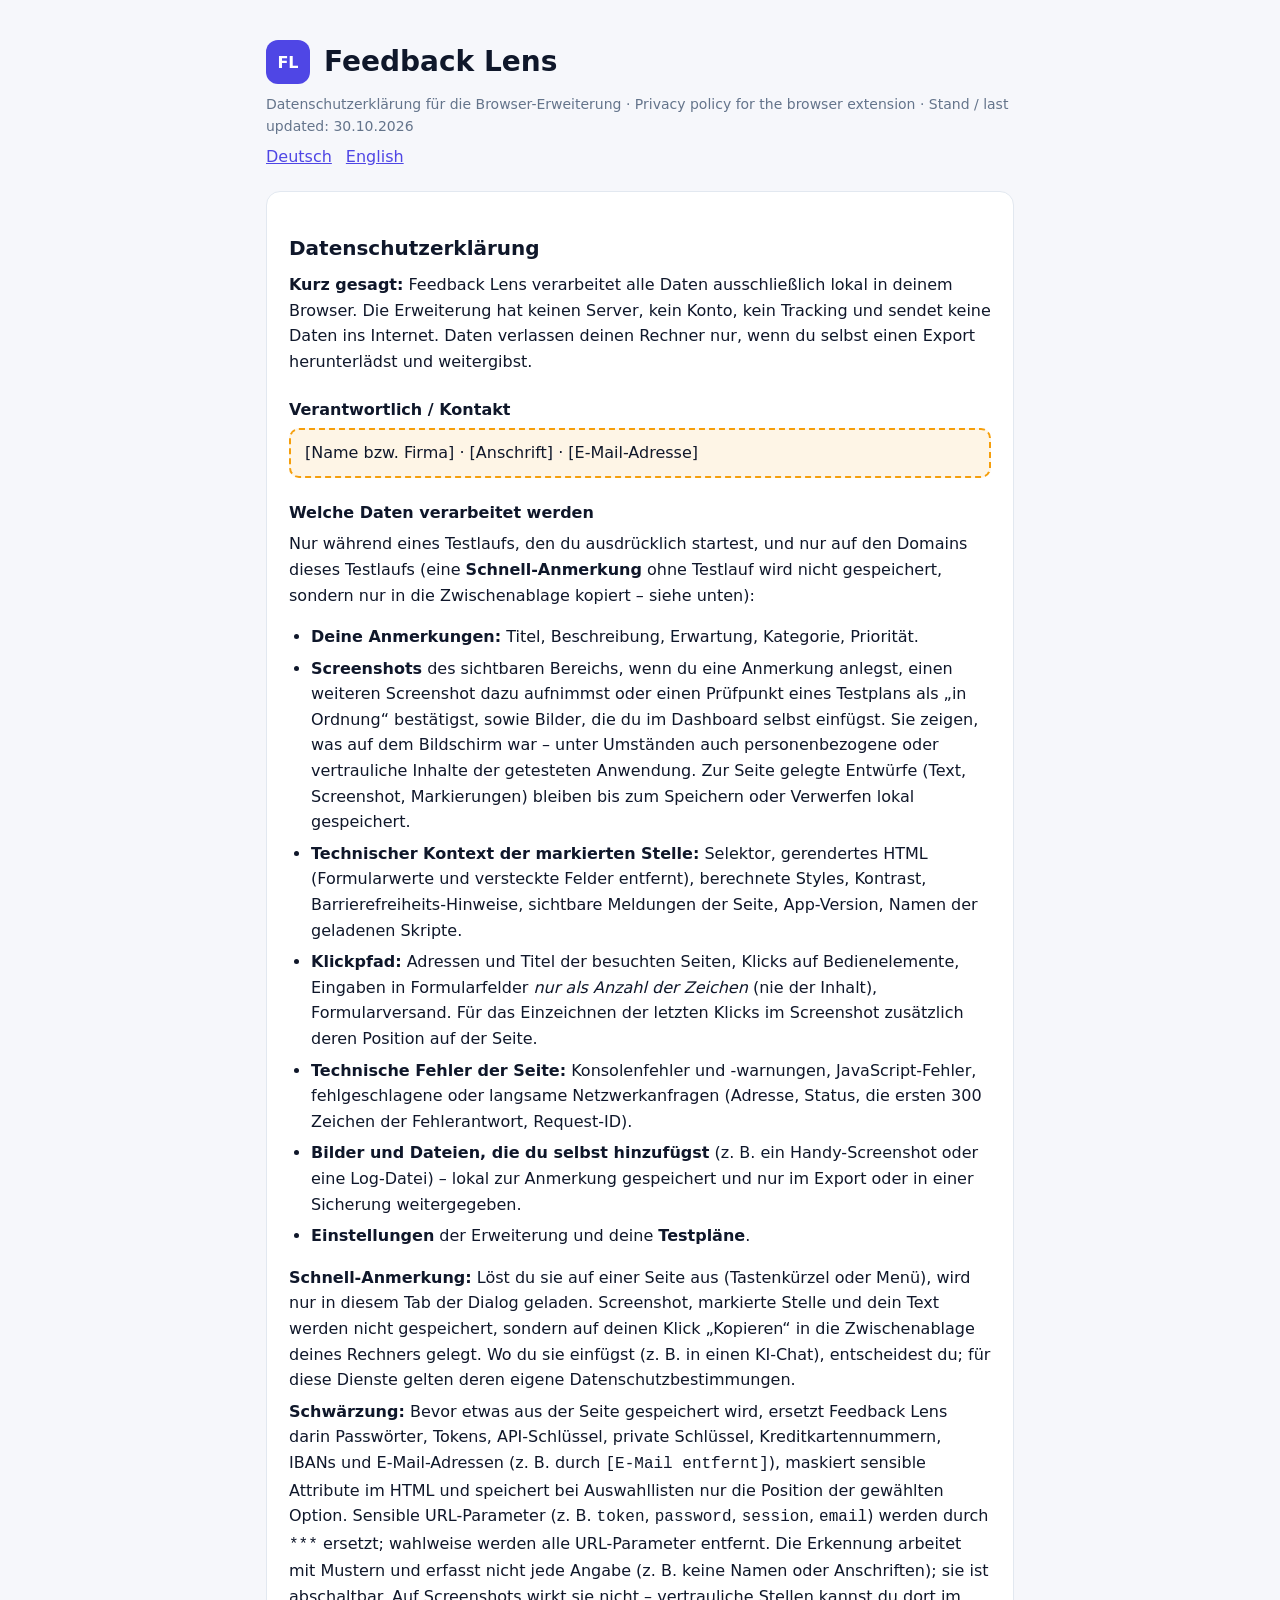
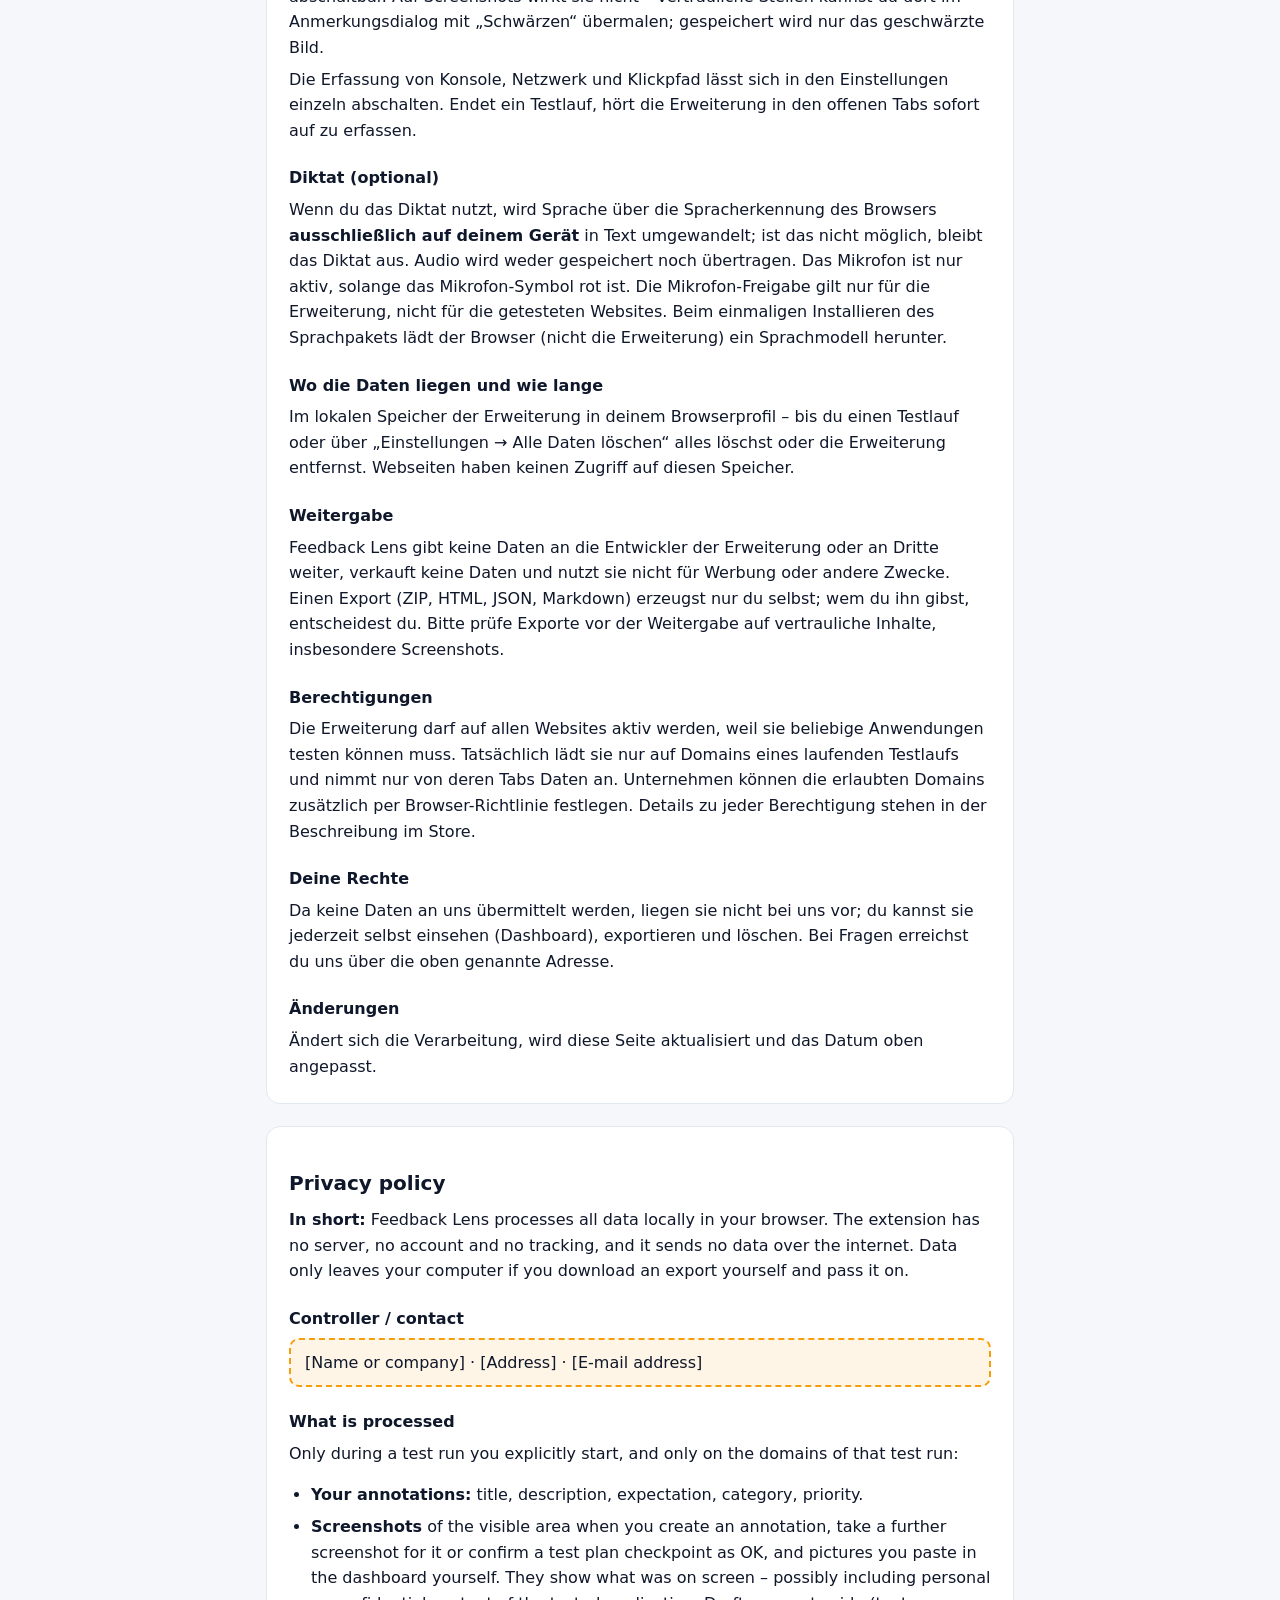
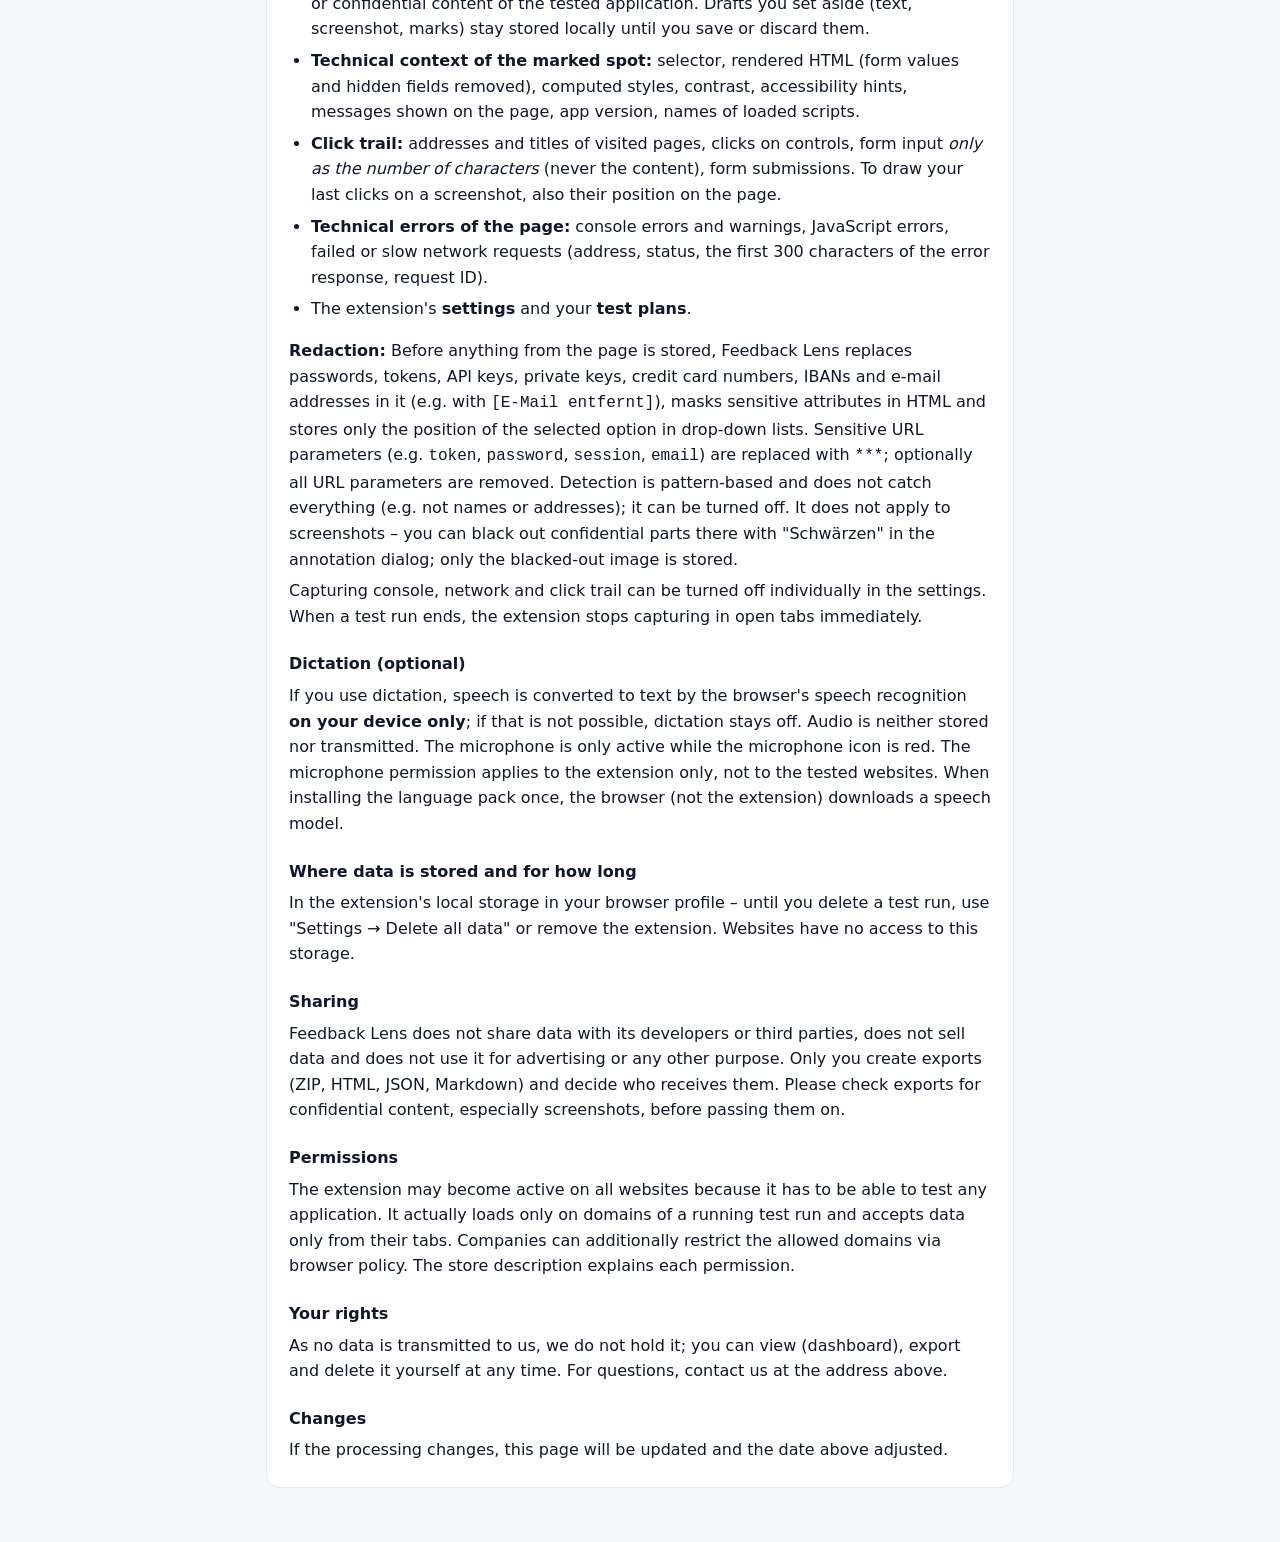
<file: store/datenschutz.html>
<!doctype html>
<html lang="de">
<head>
  <meta charset="utf-8">
  <meta name="viewport" content="width=device-width, initial-scale=1">
  <title>Feedback Lens – Datenschutz / Privacy</title>
  <style>
    :root { color-scheme: light dark; --bg: #f6f7fb; --card: #fff; --text: #0f172a; --muted: #64748b; --border: #e2e8f0; --accent: #4f46e5; }
    @media (prefers-color-scheme: dark) { :root { --bg: #0b1020; --card: #121933; --text: #e2e8f0; --muted: #94a3b8; --border: #26304f; --accent: #818cf8; } }
    * { box-sizing: border-box; }
    body { margin: 0; background: var(--bg); color: var(--text); font: 16px/1.6 system-ui, -apple-system, "Segoe UI", Roboto, sans-serif; }
    main { max-width: 780px; margin: 0 auto; padding: 40px 16px 64px; }
    header { display: flex; align-items: center; gap: 14px; margin-bottom: 8px; }
    header .logo { width: 44px; height: 44px; border-radius: 12px; background: var(--accent); display: grid; place-items: center; color: #fff; font-weight: 800; }
    h1 { font-size: 28px; margin: 0; }
    h2 { font-size: 20px; margin: 34px 0 8px; }
    h3 { font-size: 16px; margin: 22px 0 6px; }
    p, li { margin: 6px 0; }
    ul { padding-left: 22px; }
    .card { background: var(--card); border: 1px solid var(--border); border-radius: 14px; padding: 6px 22px 18px; margin-top: 22px; }
    .meta { color: var(--muted); font-size: 14px; }
    .todo { border: 2px dashed #f59e0b; border-radius: 10px; padding: 10px 14px; background: color-mix(in srgb, #f59e0b 10%, transparent); }
    nav a { color: var(--accent); margin-right: 14px; }
  </style>
</head>
<body>
<main>
  <header><div class="logo" aria-hidden="true">FL</div><h1>Feedback Lens</h1></header>
  <p class="meta">Datenschutzerklärung für die Browser-Erweiterung · Privacy policy for the browser extension · Stand / last updated: 30.10.2026</p>
  <nav><a href="#de">Deutsch</a><a href="#en">English</a></nav>

  <section class="card" id="de" lang="de">
    <h2>Datenschutzerklärung</h2>
    <p><strong>Kurz gesagt:</strong> Feedback Lens verarbeitet alle Daten ausschließlich lokal in deinem Browser. Die Erweiterung hat keinen Server, kein Konto, kein Tracking und sendet keine Daten ins Internet. Daten verlassen deinen Rechner nur, wenn du selbst einen Export herunterlädst und weitergibst.</p>

    <h3>Verantwortlich / Kontakt</h3>
    <div class="todo">[Name bzw. Firma] · [Anschrift] · [E-Mail-Adresse]</div>

    <h3>Welche Daten verarbeitet werden</h3>
    <p>Nur während eines Testlaufs, den du ausdrücklich startest, und nur auf den Domains dieses Testlaufs (eine <strong>Schnell-Anmerkung</strong> ohne Testlauf wird nicht gespeichert, sondern nur in die Zwischenablage kopiert – siehe unten):</p>
    <ul>
      <li><strong>Deine Anmerkungen:</strong> Titel, Beschreibung, Erwartung, Kategorie, Priorität.</li>
      <li><strong>Screenshots</strong> des sichtbaren Bereichs, wenn du eine Anmerkung anlegst, einen weiteren Screenshot dazu aufnimmst oder einen Prüfpunkt eines Testplans als „in Ordnung“ bestätigst, sowie Bilder, die du im Dashboard selbst einfügst. Sie zeigen, was auf dem Bildschirm war – unter Umständen auch personenbezogene oder vertrauliche Inhalte der getesteten Anwendung. Zur Seite gelegte Entwürfe (Text, Screenshot, Markierungen) bleiben bis zum Speichern oder Verwerfen lokal gespeichert.</li>
      <li><strong>Technischer Kontext der markierten Stelle:</strong> Selektor, gerendertes HTML (Formularwerte und versteckte Felder entfernt), berechnete Styles, Kontrast, Barrierefreiheits-Hinweise, sichtbare Meldungen der Seite, App-Version, Namen der geladenen Skripte.</li>
      <li><strong>Klickpfad:</strong> Adressen und Titel der besuchten Seiten, Klicks auf Bedienelemente, Eingaben in Formularfelder <em>nur als Anzahl der Zeichen</em> (nie der Inhalt), Formularversand. Für das Einzeichnen der letzten Klicks im Screenshot zusätzlich deren Position auf der Seite.</li>
      <li><strong>Technische Fehler der Seite:</strong> Konsolenfehler und -warnungen, JavaScript-Fehler, fehlgeschlagene oder langsame Netzwerkanfragen (Adresse, Status, die ersten 300 Zeichen der Fehlerantwort, Request-ID).</li>
      <li><strong>Bilder und Dateien, die du selbst hinzufügst</strong> (z. B. ein Handy-Screenshot oder eine Log-Datei) – lokal zur Anmerkung gespeichert und nur im Export oder in einer Sicherung weitergegeben.</li>
      <li><strong>Einstellungen</strong> der Erweiterung und deine <strong>Testpläne</strong>.</li>
    </ul>
    <p><strong>Schnell-Anmerkung:</strong> Löst du sie auf einer Seite aus (Tastenkürzel oder Menü), wird nur in diesem Tab der Dialog geladen. Screenshot, markierte Stelle und dein Text werden nicht gespeichert, sondern auf deinen Klick „Kopieren“ in die Zwischenablage deines Rechners gelegt. Wo du sie einfügst (z. B. in einen KI-Chat), entscheidest du; für diese Dienste gelten deren eigene Datenschutzbestimmungen.</p>
    <p><strong>Schwärzung:</strong> Bevor etwas aus der Seite gespeichert wird, ersetzt Feedback Lens darin Passwörter, Tokens, API-Schlüssel, private Schlüssel, Kreditkartennummern, IBANs und E-Mail-Adressen (z. B. durch <code>[E-Mail entfernt]</code>), maskiert sensible Attribute im HTML und speichert bei Auswahllisten nur die Position der gewählten Option. Sensible URL-Parameter (z. B. <code>token</code>, <code>password</code>, <code>session</code>, <code>email</code>) werden durch <code>***</code> ersetzt; wahlweise werden alle URL-Parameter entfernt. Die Erkennung arbeitet mit Mustern und erfasst nicht jede Angabe (z. B. keine Namen oder Anschriften); sie ist abschaltbar. Auf Screenshots wirkt sie nicht – vertrauliche Stellen kannst du dort im Anmerkungsdialog mit „Schwärzen“ übermalen; gespeichert wird nur das geschwärzte Bild.</p>
    <p>Die Erfassung von Konsole, Netzwerk und Klickpfad lässt sich in den Einstellungen einzeln abschalten. Endet ein Testlauf, hört die Erweiterung in den offenen Tabs sofort auf zu erfassen.</p>

    <h3>Diktat (optional)</h3>
    <p>Wenn du das Diktat nutzt, wird Sprache über die Spracherkennung des Browsers <strong>ausschließlich auf deinem Gerät</strong> in Text umgewandelt; ist das nicht möglich, bleibt das Diktat aus. Audio wird weder gespeichert noch übertragen. Das Mikrofon ist nur aktiv, solange das Mikrofon-Symbol rot ist. Die Mikrofon-Freigabe gilt nur für die Erweiterung, nicht für die getesteten Websites. Beim einmaligen Installieren des Sprachpakets lädt der Browser (nicht die Erweiterung) ein Sprachmodell herunter.</p>

    <h3>Wo die Daten liegen und wie lange</h3>
    <p>Im lokalen Speicher der Erweiterung in deinem Browserprofil – bis du einen Testlauf oder über „Einstellungen → Alle Daten löschen“ alles löschst oder die Erweiterung entfernst. Webseiten haben keinen Zugriff auf diesen Speicher.</p>

    <h3>Weitergabe</h3>
    <p>Feedback Lens gibt keine Daten an die Entwickler der Erweiterung oder an Dritte weiter, verkauft keine Daten und nutzt sie nicht für Werbung oder andere Zwecke. Einen Export (ZIP, HTML, JSON, Markdown) erzeugst nur du selbst; wem du ihn gibst, entscheidest du. Bitte prüfe Exporte vor der Weitergabe auf vertrauliche Inhalte, insbesondere Screenshots.</p>

    <h3>Berechtigungen</h3>
    <p>Die Erweiterung darf auf allen Websites aktiv werden, weil sie beliebige Anwendungen testen können muss. Tatsächlich lädt sie nur auf Domains eines laufenden Testlaufs und nimmt nur von deren Tabs Daten an. Unternehmen können die erlaubten Domains zusätzlich per Browser-Richtlinie festlegen. Details zu jeder Berechtigung stehen in der Beschreibung im Store.</p>

    <h3>Deine Rechte</h3>
    <p>Da keine Daten an uns übermittelt werden, liegen sie nicht bei uns vor; du kannst sie jederzeit selbst einsehen (Dashboard), exportieren und löschen. Bei Fragen erreichst du uns über die oben genannte Adresse.</p>

    <h3>Änderungen</h3>
    <p>Ändert sich die Verarbeitung, wird diese Seite aktualisiert und das Datum oben angepasst.</p>
  </section>

  <section class="card" id="en" lang="en">
    <h2>Privacy policy</h2>
    <p><strong>In short:</strong> Feedback Lens processes all data locally in your browser. The extension has no server, no account and no tracking, and it sends no data over the internet. Data only leaves your computer if you download an export yourself and pass it on.</p>

    <h3>Controller / contact</h3>
    <div class="todo">[Name or company] · [Address] · [E-mail address]</div>

    <h3>What is processed</h3>
    <p>Only during a test run you explicitly start, and only on the domains of that test run:</p>
    <ul>
      <li><strong>Your annotations:</strong> title, description, expectation, category, priority.</li>
      <li><strong>Screenshots</strong> of the visible area when you create an annotation, take a further screenshot for it or confirm a test plan checkpoint as OK, and pictures you paste in the dashboard yourself. They show what was on screen – possibly including personal or confidential content of the tested application. Drafts you set aside (text, screenshot, marks) stay stored locally until you save or discard them.</li>
      <li><strong>Technical context of the marked spot:</strong> selector, rendered HTML (form values and hidden fields removed), computed styles, contrast, accessibility hints, messages shown on the page, app version, names of loaded scripts.</li>
      <li><strong>Click trail:</strong> addresses and titles of visited pages, clicks on controls, form input <em>only as the number of characters</em> (never the content), form submissions. To draw your last clicks on a screenshot, also their position on the page.</li>
      <li><strong>Technical errors of the page:</strong> console errors and warnings, JavaScript errors, failed or slow network requests (address, status, the first 300 characters of the error response, request ID).</li>
      <li>The extension's <strong>settings</strong> and your <strong>test plans</strong>.</li>
    </ul>
    <p><strong>Redaction:</strong> Before anything from the page is stored, Feedback Lens replaces passwords, tokens, API keys, private keys, credit card numbers, IBANs and e-mail addresses in it (e.g. with <code>[E-Mail entfernt]</code>), masks sensitive attributes in HTML and stores only the position of the selected option in drop-down lists. Sensitive URL parameters (e.g. <code>token</code>, <code>password</code>, <code>session</code>, <code>email</code>) are replaced with <code>***</code>; optionally all URL parameters are removed. Detection is pattern-based and does not catch everything (e.g. not names or addresses); it can be turned off. It does not apply to screenshots – you can black out confidential parts there with "Schwärzen" in the annotation dialog; only the blacked-out image is stored.</p>
    <p>Capturing console, network and click trail can be turned off individually in the settings. When a test run ends, the extension stops capturing in open tabs immediately.</p>

    <h3>Dictation (optional)</h3>
    <p>If you use dictation, speech is converted to text by the browser's speech recognition <strong>on your device only</strong>; if that is not possible, dictation stays off. Audio is neither stored nor transmitted. The microphone is only active while the microphone icon is red. The microphone permission applies to the extension only, not to the tested websites. When installing the language pack once, the browser (not the extension) downloads a speech model.</p>

    <h3>Where data is stored and for how long</h3>
    <p>In the extension's local storage in your browser profile – until you delete a test run, use "Settings → Delete all data" or remove the extension. Websites have no access to this storage.</p>

    <h3>Sharing</h3>
    <p>Feedback Lens does not share data with its developers or third parties, does not sell data and does not use it for advertising or any other purpose. Only you create exports (ZIP, HTML, JSON, Markdown) and decide who receives them. Please check exports for confidential content, especially screenshots, before passing them on.</p>

    <h3>Permissions</h3>
    <p>The extension may become active on all websites because it has to be able to test any application. It actually loads only on domains of a running test run and accepts data only from their tabs. Companies can additionally restrict the allowed domains via browser policy. The store description explains each permission.</p>

    <h3>Your rights</h3>
    <p>As no data is transmitted to us, we do not hold it; you can view (dashboard), export and delete it yourself at any time. For questions, contact us at the address above.</p>

    <h3>Changes</h3>
    <p>If the processing changes, this page will be updated and the date above adjusted.</p>
  </section>
</main>
</body>
</html>
</file>
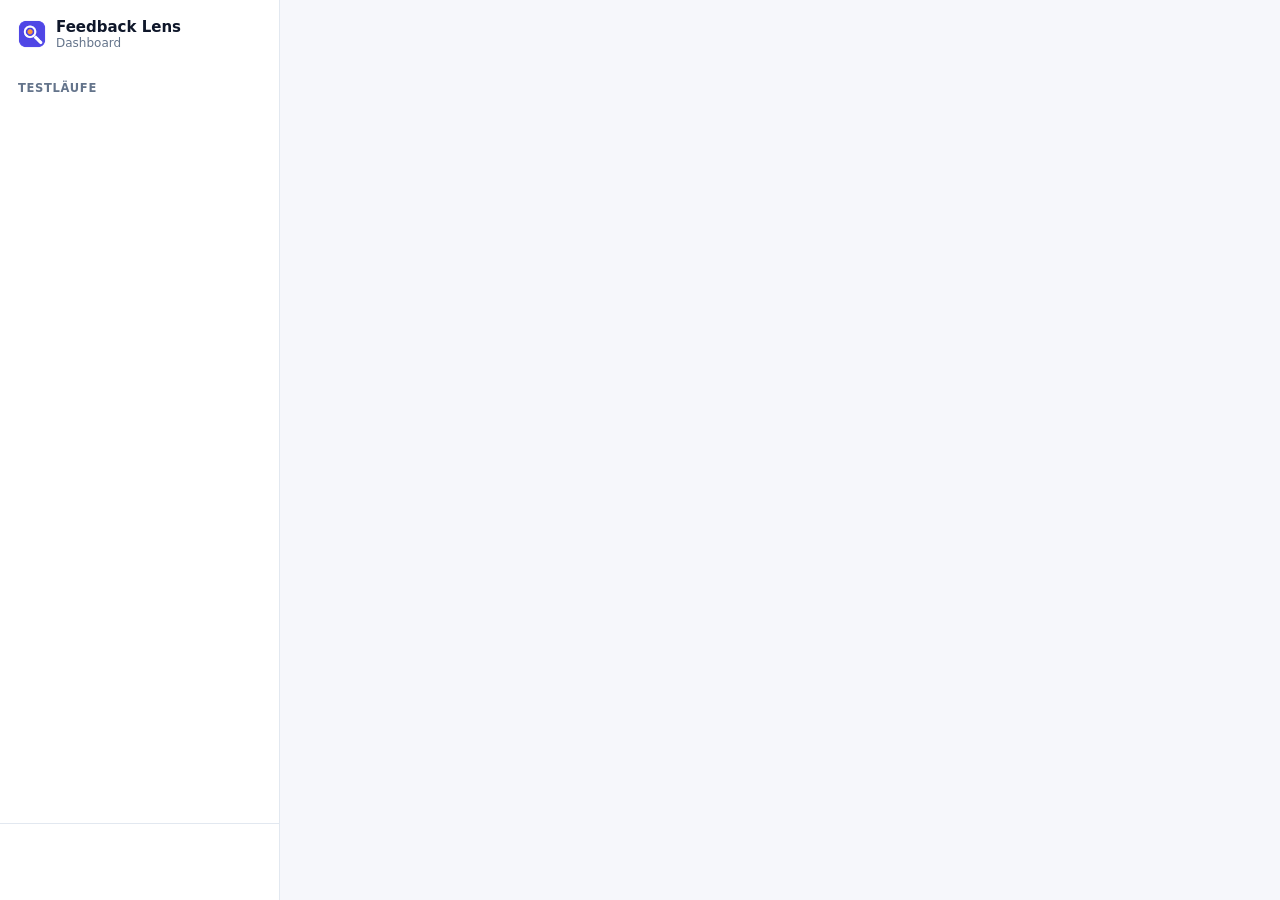
<file: extension/src/dashboard/dashboard.html>
<!doctype html>
<html lang="de">
<head>
  <meta charset="utf-8">
  <meta name="viewport" content="width=device-width, initial-scale=1">
  <title>Feedback Lens – Dashboard</title>
  <link rel="icon" href="../../icons/icon32.png">
  <link rel="stylesheet" href="../shared/ui.css">
  <link rel="stylesheet" href="dashboard.css">
</head>
<body>
  <div class="app">
    <aside class="sidebar" aria-label="Testläufe">
      <div class="brand">
        <img src="../../icons/icon48.png" alt="" width="28" height="28">
        <div><strong>Feedback Lens</strong><span>Dashboard</span></div>
      </div>
      <div class="side-head">
        <h2>Testläufe</h2>
        <button class="icon-btn" id="btn-import" type="button" title="Sicherung importieren (.json)" aria-label="Sicherung importieren"></button>
      </div>
      <nav id="session-list" class="session-list"></nav>
      <div class="side-foot">
        <button class="btn ghost block" id="btn-plans" type="button"></button>
        <button class="btn ghost block" id="btn-settings" type="button"></button>
        <div class="storage" id="storage-usage"></div>
      </div>
    </aside>
    <main id="main" class="main" tabindex="-1"></main>
  </div>

  <dialog id="modal" class="modal" aria-modal="true"></dialog>
  <div id="toast" class="toast" role="status" aria-live="polite"></div>
  <input type="file" id="import-file" accept="application/json,.json" hidden>
  <script src="../shared/marks.js"></script>
  <script type="module" src="dashboard.js"></script>
</body>
</html>
</file>
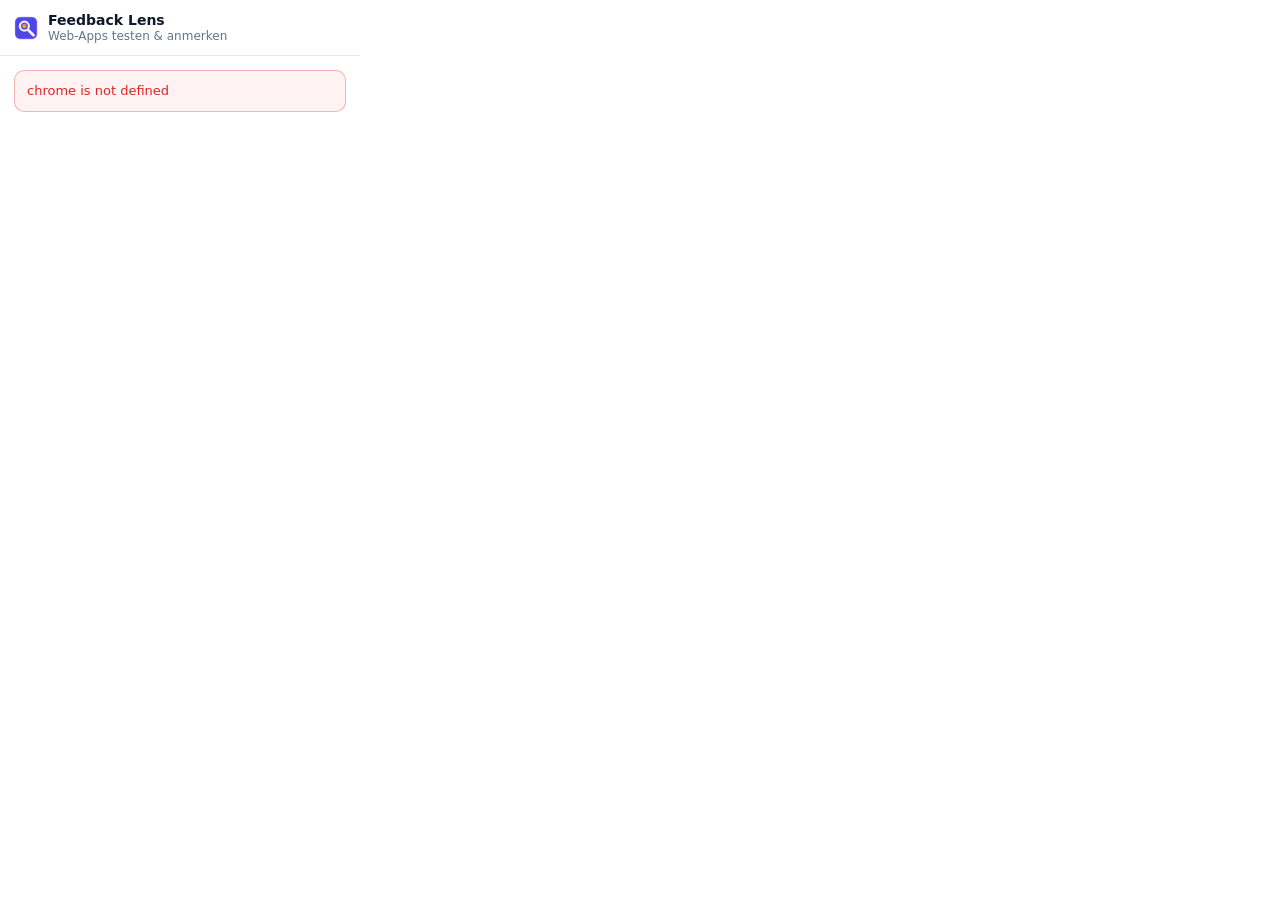
<file: extension/src/popup/popup.html>
<!doctype html>
<html lang="de">
<head>
  <meta charset="utf-8">
  <title>Feedback Lens</title>
  <link rel="stylesheet" href="../shared/ui.css">
  <link rel="stylesheet" href="popup.css">
</head>
<body>
  <header class="head">
    <img src="../../icons/icon32.png" alt="" width="24" height="24">
    <div>
      <strong>Feedback Lens</strong>
      <span>Web-Apps testen &amp; anmerken</span>
    </div>
  </header>
  <main id="app" aria-live="polite"><p class="muted pad">Lädt …</p></main>
  <script type="module" src="popup.js"></script>
</body>
</html>
</file>
<file: extension/src/shared/ui.css>
/* Shared design tokens and controls for the popup and the dashboard. */
:root {
  color-scheme: light dark;
  --bg: #f6f7fb;
  --surface: #ffffff;
  --surface-2: #f8fafc;
  --surface-3: #f1f5f9;
  --border: #e2e8f0;
  --border-strong: #cbd5e1;
  --text: #0f172a;
  --text-2: #334155;
  --muted: #64748b;
  --primary: #4f46e5;
  --primary-hover: #4338ca;
  --primary-soft: #eef2ff;
  --primary-text: #3730a3;
  --danger: #dc2626;
  --danger-soft: #fef2f2;
  --success: #16a34a;
  --success-soft: #f0fdf4;
  --warn: #b45309;
  --warn-soft: #fffbeb;
  --shadow-sm: 0 1px 2px rgba(15, 23, 42, .06), 0 1px 3px rgba(15, 23, 42, .08);
  --shadow-md: 0 8px 24px rgba(15, 23, 42, .10), 0 2px 6px rgba(15, 23, 42, .06);
  --shadow-lg: 0 24px 60px rgba(2, 6, 23, .28);
  --radius: 12px;
  --mono: ui-monospace, SFMono-Regular, Menlo, Consolas, "Liberation Mono", monospace;
}

@media (prefers-color-scheme: dark) {
  :root {
    --bg: #0b1020;
    --surface: #121a2c;
    --surface-2: #162036;
    --surface-3: #1c2740;
    --border: #26324d;
    --border-strong: #34425f;
    --text: #e6eaf2;
    --text-2: #c3cbdb;
    --muted: #8a96ad;
    --primary: #6366f1;
    --primary-hover: #818cf8;
    --primary-soft: #1e2350;
    --primary-text: #c7d2fe;
    --danger: #f87171;
    --danger-soft: #2a1416;
    --success: #4ade80;
    --success-soft: #0f2418;
    --warn: #fbbf24;
    --warn-soft: #2a2110;
    --shadow-sm: 0 1px 2px rgba(0, 0, 0, .4);
    --shadow-md: 0 8px 24px rgba(0, 0, 0, .45);
  }
}

* { box-sizing: border-box; }

html, body {
  margin: 0;
  background: var(--bg);
  color: var(--text);
  font: 14px/1.5 system-ui, -apple-system, "Segoe UI", Roboto, "Helvetica Neue", Arial, sans-serif;
  -webkit-font-smoothing: antialiased;
}

a { color: var(--primary); }
code, kbd, pre { font-family: var(--mono); }
kbd {
  font-size: 11px;
  font-weight: 600;
  padding: 1px 5px;
  border: 1px solid var(--border-strong);
  border-bottom-width: 2px;
  border-radius: 5px;
  background: var(--surface);
  color: var(--text-2);
}
/* ⇧ ⌥ ⌘ ⌃ are tiny or missing in most monospace fonts */
kbd.sym { font-family: system-ui, -apple-system, "Segoe UI", "Segoe UI Symbol", sans-serif; font-size: 1.15em; line-height: 1; }

.muted { color: var(--muted); }
.small { font-size: 12.5px; }
.hidden { display: none !important; }
.grow { flex: 1; }
.row { display: flex; align-items: center; gap: 8px; }
.stack { display: flex; flex-direction: column; gap: 8px; }

.btn {
  display: inline-flex;
  align-items: center;
  justify-content: center;
  gap: 7px;
  padding: 8px 14px;
  border-radius: 10px;
  border: 1px solid var(--border-strong);
  background: var(--surface);
  color: var(--text);
  font-family: inherit;
  font-weight: 600;
  font-size: 13px;
  line-height: 1.2;
  cursor: pointer;
  text-decoration: none;
  transition: background .12s, border-color .12s, box-shadow .12s;
  white-space: nowrap;
}
.btn:hover { background: var(--surface-3); }
.btn:focus-visible, .input:focus-visible, select:focus-visible, textarea:focus-visible { outline: 2px solid var(--primary); outline-offset: 2px; }
.btn.primary { background: var(--primary); border-color: var(--primary); color: #fff; }
.btn.primary:hover { background: var(--primary-hover); border-color: var(--primary-hover); }
.btn.danger { color: var(--danger); }
.btn.danger:hover { background: var(--danger-soft); border-color: var(--danger); }
.btn.ghost { border-color: transparent; background: transparent; color: var(--text-2); }
.btn.ghost:hover { background: var(--surface-3); }
.btn.sm { padding: 5px 10px; font-size: 12.5px; border-radius: 8px; }
.btn.block { width: 100%; }
.btn[disabled] { opacity: .55; cursor: not-allowed; }
.btn svg { flex: none; }

.icon-btn {
  display: inline-grid;
  place-items: center;
  width: 32px;
  height: 32px;
  border-radius: 8px;
  border: 0;
  background: transparent;
  color: var(--muted);
  cursor: pointer;
}
.icon-btn:hover { background: var(--surface-3); color: var(--text); }

.input, select, textarea {
  width: 100%;
  font: inherit;
  font-size: 13.5px;
  color: var(--text);
  background: var(--surface);
  border: 1px solid var(--border-strong);
  border-radius: 10px;
  padding: 8px 10px;
}
textarea { resize: vertical; min-height: 64px; line-height: 1.45; }
.input:focus, select:focus, textarea:focus { border-color: var(--primary); outline: none; box-shadow: 0 0 0 3px color-mix(in srgb, var(--primary) 22%, transparent); }
label.field { display: flex; flex-direction: column; gap: 5px; font-size: 12.5px; font-weight: 600; color: var(--text-2); }
label.field small { font-weight: 400; color: var(--muted); }

.badge {
  --c: var(--muted);
  display: inline-flex;
  align-items: center;
  gap: 5px;
  padding: 2px 9px;
  border-radius: 999px;
  font-size: 11.5px;
  font-weight: 600;
  white-space: nowrap;
  color: var(--c);
  background: color-mix(in srgb, var(--c) 13%, transparent);
}
.badge i { width: 7px; height: 7px; border-radius: 50%; background: var(--c); }

.card {
  background: var(--surface);
  border: 1px solid var(--border);
  border-radius: var(--radius);
  box-shadow: var(--shadow-sm);
}

.dot-live {
  width: 8px;
  height: 8px;
  border-radius: 50%;
  background: var(--success);
  box-shadow: 0 0 0 0 color-mix(in srgb, var(--success) 60%, transparent);
  animation: pulse 2s infinite;
  flex: none;
}
@keyframes pulse {
  0% { box-shadow: 0 0 0 0 color-mix(in srgb, var(--success) 55%, transparent); }
  70% { box-shadow: 0 0 0 7px transparent; }
  100% { box-shadow: 0 0 0 0 transparent; }
}

.notice {
  padding: 10px 12px;
  border-radius: 10px;
  font-size: 13px;
  background: var(--surface-3);
  color: var(--text-2);
  border: 1px solid var(--border);
}
.notice.warn { background: var(--warn-soft); color: var(--warn); border-color: color-mix(in srgb, var(--warn) 30%, transparent); }
.notice.error { background: var(--danger-soft); color: var(--danger); border-color: color-mix(in srgb, var(--danger) 30%, transparent); }
.notice.ok { background: var(--success-soft); color: var(--success); border-color: color-mix(in srgb, var(--success) 30%, transparent); }

.spinner {
  width: 14px;
  height: 14px;
  border: 2px solid color-mix(in srgb, currentColor 25%, transparent);
  border-top-color: currentColor;
  border-radius: 50%;
  animation: spin .7s linear infinite;
  flex: none;
}
@keyframes spin { to { transform: rotate(360deg); } }
</file>
<file: extension/src/dashboard/dashboard.css>
html, body { height: 100%; }
body { overflow: hidden; }

.app { display: grid; grid-template-columns: 280px 1fr; height: 100vh; }

/* ---------- sidebar ---------- */
.sidebar { display: flex; flex-direction: column; background: var(--surface); border-right: 1px solid var(--border); min-height: 0; }
.brand { display: flex; align-items: center; gap: 10px; padding: 18px 18px 14px; }
.brand div { display: flex; flex-direction: column; line-height: 1.2; }
.brand strong { font-size: 15px; }
.brand span { font-size: 12px; color: var(--muted); }
.side-head { display: flex; align-items: center; justify-content: space-between; padding: 8px 12px 4px 18px; }
.side-head h2 { margin: 0; font-size: 11.5px; letter-spacing: .06em; text-transform: uppercase; color: var(--muted); }
.session-list { flex: 1; overflow-y: auto; padding: 4px 10px 10px; display: flex; flex-direction: column; gap: 2px; }
.session-item { display: flex; flex-direction: column; gap: 2px; padding: 9px 10px; border-radius: 10px; border: 1px solid transparent; background: none; text-align: left; color: var(--text); cursor: pointer; font: inherit; width: 100%; }
.session-item:hover { background: var(--surface-2); }
.session-item.sel { background: var(--primary-soft); border-color: color-mix(in srgb, var(--primary) 30%, transparent); }
.session-item .name { display: flex; align-items: center; gap: 7px; font-weight: 600; font-size: 13.5px; min-width: 0; }
.session-item .name span { overflow: hidden; text-overflow: ellipsis; white-space: nowrap; }
.session-item .sub { font-size: 12px; color: var(--muted); padding-left: 0; }
.side-foot { border-top: 1px solid var(--border); padding: 10px 10px 12px; }
.side-foot .btn { justify-content: flex-start; }
.storage { font-size: 11.5px; color: var(--muted); padding: 6px 8px 0; }
.empty-side { color: var(--muted); font-size: 13px; padding: 10px 8px; }

/* ---------- main ---------- */
.main { overflow-y: auto; min-width: 0; outline: none; }
.page { max-width: 1180px; margin: 0 auto; padding: 26px 32px 80px; }

.s-head { display: flex; flex-wrap: wrap; align-items: flex-start; gap: 16px; margin-bottom: 18px; }
.s-title { flex: 1; min-width: 300px; }
.title-input { font-family: inherit; font-weight: 700; font-size: 24px; line-height: 1.25; color: var(--text); border: 1px solid transparent; background: transparent; padding: 2px 6px; margin-left: -7px; border-radius: 8px; width: 100%; }
.title-input:hover { border-color: var(--border); }
.title-input:focus { border-color: var(--primary); outline: none; background: var(--surface); }
.s-meta { display: flex; flex-wrap: wrap; align-items: center; gap: 6px 14px; color: var(--muted); font-size: 13px; margin-top: 4px; }
.s-meta .live { display: inline-flex; align-items: center; gap: 6px; color: var(--success); font-weight: 600; }
.s-actions { display: flex; flex-wrap: wrap; gap: 8px; align-items: center; }

.stats { display: grid; grid-template-columns: repeat(auto-fit, minmax(150px, 1fr)); gap: 12px; margin-bottom: 16px; }
.stat { padding: 12px 14px; }
.stat b { display: block; font-size: 22px; line-height: 1.2; }
.stat span { font-size: 12.5px; color: var(--muted); }
.stat .bar { display: flex; height: 6px; border-radius: 3px; overflow: hidden; margin-top: 8px; background: var(--surface-3); }
.stat .bar i { display: block; height: 100%; }

.context { padding: 12px 14px; margin-bottom: 18px; }
.context summary { cursor: pointer; font-weight: 600; font-size: 13.5px; display: flex; justify-content: space-between; align-items: center; list-style: none; }
.context summary::-webkit-details-marker { display: none; }
.context summary span { font-weight: 400; color: var(--muted); font-size: 12.5px; }
.context textarea { margin-top: 10px; min-height: 80px; }
.context .version { margin-top: 8px; display: flex; align-items: center; gap: 10px; font-size: 12.5px; color: var(--muted); }
.context .version .input { flex: 1; max-width: 420px; padding: 6px 10px; }
.context .origins { margin-top: 10px; display: flex; flex-wrap: wrap; align-items: center; gap: 6px; font-size: 12.5px; color: var(--muted); }
.origin-chip { display: inline-flex; align-items: center; gap: 4px; padding: 2px 4px 2px 9px; border-radius: 999px; background: var(--surface-3); color: var(--text-2); font-family: var(--mono); font-size: 12px; }
.origin-chip button { border: 0; background: none; color: var(--muted); cursor: pointer; padding: 0 3px; font-size: 14px; line-height: 1; }

.tabs { display: flex; gap: 2px; border-bottom: 1px solid var(--border); margin-bottom: 16px; overflow-x: auto; }
.tab { border: 0; background: none; font: inherit; font-weight: 600; font-size: 13.5px; color: var(--muted); padding: 10px 14px; border-bottom: 2px solid transparent; margin-bottom: -1px; cursor: pointer; white-space: nowrap; display: inline-flex; align-items: center; gap: 7px; }
.tab:hover { color: var(--text); }
.tab.sel { color: var(--primary); border-bottom-color: var(--primary); }
.tab .count { font-size: 11.5px; padding: 0 7px; border-radius: 999px; background: var(--surface-3); color: var(--text-2); }

.filters { display: flex; flex-wrap: wrap; gap: 8px; align-items: center; margin-bottom: 14px; }
.filters .search { position: relative; flex: 1; min-width: 200px; }
.filters .search svg { position: absolute; left: 10px; top: 50%; transform: translateY(-50%); color: var(--muted); }
.filters .search input { padding-left: 32px; }
.filters select { width: auto; min-width: 140px; padding: 7px 8px; font-size: 13px; }

/* ---------- annotation cards ---------- */
.ann-list { display: flex; flex-direction: column; gap: 14px; }
.ann { display: grid; grid-template-columns: 300px 1fr; gap: 18px; padding: 16px; transition: box-shadow .2s, border-color .2s; scroll-margin-top: 20px; }
.ann.flash { border-color: var(--primary); box-shadow: 0 0 0 4px color-mix(in srgb, var(--primary) 25%, transparent); }
.ann.done { opacity: .72; }
.ann-media { display: flex; flex-direction: column; gap: 6px; }
.thumb { display: block; width: 100%; aspect-ratio: 16 / 10; border: 1px solid var(--border); border-radius: 10px; overflow: hidden; background: var(--surface-3) center / contain no-repeat; cursor: zoom-in; padding: 0; position: relative; }
.thumb img { width: 100%; height: 100%; object-fit: contain; display: block; background: var(--surface-2); }
.thumb.empty { cursor: default; display: grid; place-items: center; color: var(--muted); font-size: 12.5px; aspect-ratio: auto; min-height: 56px; border-style: dashed; background: transparent; }
.media-meta { display: flex; justify-content: space-between; gap: 8px; font-size: 12px; color: var(--muted); }
.media-meta a { color: var(--muted); }
.ann-body { min-width: 0; display: flex; flex-direction: column; gap: 8px; }
.ann-top { display: flex; flex-wrap: wrap; align-items: center; gap: 8px; }
.ann-top .pick { display: inline-grid; place-items: center; cursor: pointer; }
.ann-top .pick input { width: 16px; height: 16px; margin: 0; accent-color: var(--primary); cursor: pointer; }
.pickbar { position: sticky; top: 8px; z-index: 5; display: flex; flex-wrap: wrap; align-items: center; gap: 10px; margin: 0 0 12px; padding: 10px 14px; border-radius: 12px; background: var(--surface); border: 1px solid var(--primary); box-shadow: var(--shadow-md); font-size: 13.5px; }
.pickbar[hidden] { display: none; }
.pickbar .grow { flex: 1; }
.num { font-weight: 800; font-size: 15px; color: var(--primary); min-width: 32px; }
.pill-select { position: relative; display: inline-flex; align-items: center; }
.pill-select select { appearance: none; -webkit-appearance: none; border-radius: 999px; padding: 3px 26px 3px 22px; font-size: 12.5px; font-weight: 600; width: auto; border: 1px solid color-mix(in srgb, var(--c) 35%, transparent); color: var(--c); background: color-mix(in srgb, var(--c) 10%, var(--surface)); cursor: pointer; }
.pill-select::before { content: ''; position: absolute; left: 10px; width: 7px; height: 7px; border-radius: 50%; background: var(--c); pointer-events: none; }
.pill-select::after { content: '▾'; position: absolute; right: 10px; font-size: 10px; color: var(--c); pointer-events: none; }
.ann-tools { margin-left: auto; display: inline-flex; align-items: center; gap: 4px; }
.ann-tools .when { font-size: 12px; color: var(--muted); margin-right: 4px; white-space: nowrap; }
.ann-body { container-type: inline-size; }
@container (max-width: 660px) { .ann-tools .when { display: none; } }
.ann-title { font-family: inherit; font-weight: 650; font-size: 16px; line-height: 1.35; color: var(--text); border: 1px solid transparent; background: transparent; padding: 3px 6px; margin-left: -7px; border-radius: 8px; width: 100%; text-overflow: ellipsis; }
.ann-title:hover { border-color: var(--border); }
.ann-title:focus { border-color: var(--primary); outline: none; background: var(--surface); }
.ann-text { display: grid; grid-template-columns: 1fr 1fr; gap: 8px; }
.ann-text label { display: flex; flex-direction: column; gap: 3px; font-size: 11.5px; font-weight: 600; color: var(--muted); text-transform: uppercase; letter-spacing: .03em; }
.ann-text textarea { min-height: 70px; font-size: 13.5px; text-transform: none; letter-spacing: 0; font-weight: 400; }
.where { display: flex; flex-wrap: wrap; gap: 6px 14px; font-size: 12.5px; color: var(--text-2); }
.where span, .where a { display: inline-flex; align-items: center; gap: 5px; min-width: 0; max-width: 100%; }
.where code { font-size: 12px; background: var(--surface-3); padding: 1px 6px; border-radius: 5px; overflow: hidden; text-overflow: ellipsis; white-space: nowrap; max-width: 420px; }
.where svg { color: var(--muted); flex: none; }
.copy-btn { border: 0; background: none; color: var(--muted); cursor: pointer; padding: 2px; border-radius: 4px; display: inline-grid; }
.copy-btn:hover { color: var(--text); background: var(--surface-3); }
.warns { display: flex; flex-wrap: wrap; gap: 6px; }
.warn-chip { font-size: 12px; padding: 2px 8px; border-radius: 6px; background: var(--warn-soft); color: var(--warn); }

details.tech { border-top: 1px dashed var(--border); padding-top: 6px; }
details.tech > summary { cursor: pointer; font-size: 12.5px; font-weight: 600; color: var(--muted); padding: 3px 0; }
details.tech > summary:hover { color: var(--text); }
.tech-body { font-size: 13px; padding: 6px 0 2px; }
.tech-body .md-table { margin: 6px 0; }


/* markdown */
.md { font-size: 14px; line-height: 1.6; overflow-wrap: anywhere; }
.md h1, .md h2, .md h3, .md h4 { margin: 16px 0 6px; line-height: 1.3; }
.md h1 { font-size: 18px; } .md h2 { font-size: 16px; } .md h3 { font-size: 15px; } .md h4 { font-size: 14px; }
.md > :first-child { margin-top: 6px; }
.md p { margin: 6px 0; }
.md ul, .md ol { margin: 6px 0; padding-left: 22px; }
.md li { margin: 3px 0; }
.md pre { background: #0f172a; color: #e2e8f0; padding: 12px 14px; border-radius: 10px; overflow: auto; font-size: 12.5px; line-height: 1.5; }
.md :not(pre) > code { background: var(--surface-3); padding: 1px 5px; border-radius: 4px; font-size: .9em; }
.md blockquote { margin: 8px 0; padding: 4px 12px; border-left: 3px solid var(--border-strong); color: var(--text-2); }
.md table { border-collapse: collapse; width: 100%; font-size: 13px; margin: 8px 0; }
.md th, .md td { border: 1px solid var(--border); padding: 6px 8px; text-align: left; vertical-align: top; }
.md th { background: var(--surface-2); }
.md-table { overflow-x: auto; }
.md hr { border: 0; border-top: 1px solid var(--border); margin: 14px 0; }
.md.streaming::after { content: '▍'; animation: blink 1s steps(2) infinite; color: var(--primary); }
@keyframes blink { 50% { opacity: 0; } }

/* ---------- trail ---------- */
.trail { display: flex; flex-direction: column; gap: 14px; }
.trail-group { padding: 12px 16px; }
.trail-group h3 { margin: 0 0 8px; font-size: 13.5px; display: flex; align-items: center; gap: 8px; }
.trail-group h3 code { font-size: 12px; color: var(--muted); font-weight: 400; }
.trail-group ol { list-style: none; margin: 0; padding: 0; display: flex; flex-direction: column; }
.trail-group li { display: grid; grid-template-columns: 70px 22px 1fr; gap: 8px; align-items: baseline; padding: 4px 0; font-size: 13px; border-top: 1px solid var(--border); }
.trail-group li:first-child { border-top: 0; }
.trail-group time { font-family: var(--mono); font-size: 11.5px; color: var(--muted); }
.trail-group li svg { color: var(--muted); align-self: center; }
.trail-group li.t-annotation { color: var(--primary-text); font-weight: 600; }
.trail-group li.t-annotation svg { color: var(--primary); }
.trail-group li.t-message svg { color: var(--warn); }
.trail-group li button { all: unset; cursor: pointer; text-decoration: underline; text-decoration-color: color-mix(in srgb, currentColor 40%, transparent); }

/* ---------- tech ---------- */
.tech-table { width: 100%; border-collapse: collapse; font-size: 13px; }
.tech-table th, .tech-table td { padding: 8px 10px; border-bottom: 1px solid var(--border); text-align: left; vertical-align: top; }
.tech-table th { font-size: 11.5px; text-transform: uppercase; letter-spacing: .04em; color: var(--muted); background: var(--surface-2); position: sticky; top: 0; }
.tech-table td.msg { font-family: var(--mono); font-size: 12px; white-space: pre-wrap; word-break: break-word; }
.tech-table td.when { white-space: nowrap; color: var(--muted); font-family: var(--mono); font-size: 12px; }

.progress { height: 6px; border-radius: 3px; background: var(--surface-3); overflow: hidden; }
.progress i { display: block; height: 100%; background: var(--primary); transition: width .3s; }

/* ---------- menus, modal, toast ---------- */
.menu-wrap { position: relative; }
.menu { position: absolute; right: 0; top: calc(100% + 6px); z-index: 20; width: 340px; background: var(--surface); border: 1px solid var(--border); border-radius: 12px; box-shadow: var(--shadow-md); padding: 6px; }
.menu button { display: grid; grid-template-columns: 22px 1fr; gap: 2px 10px; width: 100%; text-align: left; border: 0; background: none; color: var(--text); font: inherit; padding: 9px 10px; border-radius: 8px; cursor: pointer; }
.menu button:hover { background: var(--surface-2); }
.menu button svg { grid-row: span 2; margin-top: 2px; color: var(--primary); }
.menu button b { font-size: 13.5px; font-weight: 600; }
.menu button span { font-size: 12px; color: var(--muted); }
.menu hr { border: 0; border-top: 1px solid var(--border); margin: 4px 6px; }

.modal { border: 0; padding: 0; border-radius: 16px; background: var(--surface); color: var(--text); box-shadow: var(--shadow-lg); max-width: min(720px, calc(100vw - 32px)); width: 100%; max-height: calc(100vh - 48px); }
.modal::backdrop { background: rgba(2, 6, 23, .45); }
.modal.wide { max-width: min(1400px, calc(100vw - 32px)); }
.modal-head { display: flex; align-items: center; gap: 10px; padding: 16px 20px; border-bottom: 1px solid var(--border); position: sticky; top: 0; background: var(--surface); z-index: 1; }
.modal-head h2 { margin: 0; font-size: 16px; flex: 1; }
.modal-body { padding: 18px 20px; display: flex; flex-direction: column; gap: 16px; }
.modal-foot { display: flex; justify-content: flex-end; gap: 8px; padding: 14px 20px; border-top: 1px solid var(--border); background: var(--surface-2); position: sticky; bottom: 0; }
fieldset { border: 1px solid var(--border); border-radius: 12px; padding: 12px 14px 14px; margin: 0; display: flex; flex-direction: column; gap: 12px; }
legend { font-weight: 700; font-size: 13px; padding: 0 6px; }
.check-row { display: flex; align-items: flex-start; gap: 10px; font-size: 13.5px; cursor: pointer; }
.flm-dialog { padding: 0; margin: 0; border: 0; width: 100vw; height: 100vh; max-width: none; max-height: none; background: transparent; }
.flm-dialog::backdrop { background: transparent; }
.media-links { display: inline-flex; gap: 10px; }
.check-row input { flex: none; margin-top: 3px; width: 16px; height: 16px; accent-color: var(--primary); }
.check-row small { display: block; color: var(--muted); font-size: 12px; }
.two { display: grid; grid-template-columns: 1fr 1fr; gap: 12px; }
.key-row { display: flex; gap: 8px; }
.key-row input { flex: 1; font-family: var(--mono); }
.shortcut-list { display: grid; grid-template-columns: auto 1fr; gap: 6px 14px; font-size: 13px; align-items: center; }
.shortcut-list .keys { display: flex; gap: 3px; }
.shortcut-list kbd { min-width: 22px; text-align: center; }

.lightbox { display: flex; flex-direction: column; height: calc(100vh - 48px); }
.lightbox .stage { flex: 1; min-height: 0; display: grid; place-items: center; background: var(--surface-3); padding: 12px; }
.lightbox img { max-width: 100%; max-height: 100%; object-fit: contain; border-radius: 6px; box-shadow: var(--shadow-md); background: #fff; }
.seg { display: inline-flex; background: var(--surface-3); border-radius: 9px; padding: 3px; gap: 2px; }
.seg button { border: 0; background: none; font: inherit; font-size: 12.5px; font-weight: 600; color: var(--muted); padding: 4px 10px; border-radius: 7px; cursor: pointer; }
.seg button.sel { background: var(--surface); color: var(--text); box-shadow: var(--shadow-sm); }

.toast { position: fixed; left: 50%; bottom: 24px; transform: translate(-50%, 20px); opacity: 0; pointer-events: none; background: #0f172a; color: #fff; padding: 10px 16px; border-radius: 12px; font-size: 13.5px; box-shadow: var(--shadow-md); transition: all .18s; z-index: 100; max-width: 90vw; }
.toast.show { opacity: 1; transform: translate(-50%, 0); }
.toast.error { background: #b91c1c; }

/* ---------- empty / welcome ---------- */
.welcome { max-width: 760px; margin: 60px auto; padding: 0 32px; }
.welcome h1 { font-size: 28px; margin: 0 0 8px; }
.welcome > p { color: var(--muted); font-size: 15px; margin: 0 0 28px; }
.steps { display: grid; grid-template-columns: repeat(3, 1fr); gap: 14px; }
.steps .card { padding: 16px; }
.steps b { display: grid; place-items: center; width: 28px; height: 28px; border-radius: 50%; background: var(--primary-soft); color: var(--primary); margin-bottom: 10px; }
.steps h3 { margin: 0 0 6px; font-size: 14.5px; }
.steps p { margin: 0; font-size: 13px; color: var(--muted); }
.empty { text-align: center; padding: 48px 20px; color: var(--muted); }
.empty svg { color: var(--border-strong); margin-bottom: 8px; }

@media (max-width: 900px) {
  .app { grid-template-columns: 1fr; }
  .sidebar { display: none; }
  .ann { grid-template-columns: 1fr; }
  .ann-text, .two, .steps { grid-template-columns: 1fr; }
  .page { padding: 18px 16px 60px; }
}

/* Re-test */
.s-meta .link { color: var(--primary-text); text-decoration: underline; text-underline-offset: 2px; }
.thumb.before { aspect-ratio: 16 / 7; opacity: .85; }
.thumb .tag { position: absolute; left: 6px; top: 6px; font-size: 11px; font-weight: 600; background: rgba(15, 23, 42, .75); color: #fff; padding: 1px 6px; border-radius: 5px; }
.tag-new { font-size: 12px; font-weight: 600; padding: 2px 8px; border-radius: 999px; background: var(--primary-soft); color: var(--primary-text); }
.orig { font-size: 13px; color: var(--text-2); background: var(--surface-2); border: 1px solid var(--border); border-radius: 10px; padding: 8px 10px; white-space: pre-wrap; }
.orig .cmp { font-size: 12.5px; color: var(--muted); white-space: normal; margin-top: 3px; }
.dev { font-size: 12.5px; color: var(--text-2); padding: 6px 10px; border-radius: 8px; background: var(--success-soft, #f0fdf4); border: 1px solid color-mix(in srgb, var(--success) 30%, transparent); }
.unchecked { margin-top: 14px; }
.unchecked h3 { margin: 0 0 4px; font-size: 15px; }
.unchecked ul { list-style: none; margin: 10px 0 0; padding: 0; display: flex; flex-direction: column; gap: 6px; }
.unchecked li { display: flex; align-items: center; gap: 10px; font-size: 13.5px; }
.unchecked .num { font-weight: 700; color: var(--primary-text); min-width: 34px; }
.unchecked code { margin-left: auto; font-size: 12px; color: var(--muted); }

/* Dictation setup */
.dict-status { list-style: none; margin: 0; padding: 0; display: flex; flex-direction: column; gap: 4px; font-size: 13px; }
.dict-status li { display: flex; gap: 8px; align-items: baseline; color: var(--text-2); }
.dict-status li span { width: 14px; font-weight: 700; color: var(--muted); }
.dict-status li.ok span { color: var(--success); }
.dict-status li.bad span { color: var(--danger); }
fieldset .row { display: flex; gap: 8px; flex-wrap: wrap; }
.dict-try { margin: 0; padding: 8px 10px; border-radius: 8px; background: var(--surface-2); border: 1px solid var(--border); }

/* Test plans */
#btn-plans.sel { background: var(--surface-3); color: var(--text); }
.plans-title { font-size: 24px; margin: 0; }
.plan-list { display: grid; gap: 12px; margin-bottom: 16px; }
.plan-tpl { display: flex; align-items: flex-start; gap: 16px; padding: 16px 18px; }
.plan-tpl-main { flex: 1; min-width: 0; }
.plan-tpl-main h3 { margin: 0 0 2px; font-size: 16px; }
.plan-tpl-main p { margin: 0 0 8px; }
.plan-tpl .chips { display: flex; flex-wrap: wrap; gap: 6px; }
.plan-tpl-actions { display: flex; gap: 6px; align-items: center; }
.plan-help { padding: 16px 18px; }
.plan-help h3 { margin: 0 0 8px; font-size: 15px; }
.plan-help ol { margin: 0 0 8px; padding-left: 20px; display: grid; gap: 6px; font-size: 13.5px; }
.plan-grid { display: grid; grid-template-columns: minmax(0, 1.1fr) minmax(0, 1fr); gap: 18px; }
@media (max-width: 860px) { .plan-grid { grid-template-columns: 1fr; } }
.plan-form { display: grid; gap: 14px; align-content: start; }
.input.mono { font: 12.5px/1.5 ui-monospace, SFMono-Regular, Menlo, Consolas, monospace; resize: vertical; }
.plan-preview { border: 1px solid var(--border); border-radius: 12px; padding: 12px 14px; background: var(--surface-2); max-height: 560px; overflow: auto; }
.plan-items { list-style: none; margin: 8px 0 0; padding: 0; display: grid; gap: 8px; font-size: 13.5px; }
.plan-items li { display: flex; gap: 8px; }
.plan-items li.grp { display: block; font-weight: 700; font-size: 12px; text-transform: uppercase; letter-spacing: .04em; color: var(--muted); margin-top: 6px; }
.plan-items .n { min-width: 1.6em; color: var(--primary); font-weight: 700; }
.plan-items code { margin-left: 6px; font-size: 12px; }
.plan-warn { margin: 8px 0 0; padding-left: 18px; color: #b45309; font-size: 12.5px; }
.plan-card { padding: 14px 16px; margin-bottom: 16px; }
.plan-card-head { display: flex; flex-wrap: wrap; align-items: baseline; justify-content: space-between; gap: 8px; margin-bottom: 8px; }
.plan-card-head h3 { margin: 0; font-size: 15px; display: inline-flex; align-items: center; gap: 4px; }
.plan-rows { list-style: none; margin: 10px 0 0; padding: 0; display: grid; gap: 2px; }
.plan-rows li { display: grid; grid-template-columns: 22px 26px minmax(0, 1fr) auto auto; align-items: center; gap: 8px; padding: 5px 4px; border-top: 1px solid var(--border); font-size: 13.5px; }
.plan-rows li:first-child { border-top: 0; }
.plan-rows .mark { font-weight: 700; font-size: 15px; text-align: center; }
.plan-rows .n { color: var(--muted); }
.plan-rows .links { display: inline-flex; gap: 6px; }
.thumb-sm { border: 1px solid var(--border); border-radius: 6px; padding: 0; overflow: hidden; width: 64px; height: 40px; background: var(--surface-2); cursor: zoom-in; }
.thumb-sm img { width: 100%; height: 100%; object-fit: cover; display: block; }
.tag-plan { font-size: 11.5px; font-weight: 600; padding: 2px 8px; border-radius: 999px; background: color-mix(in srgb, #16a34a 12%, transparent); color: #15803d; }

/* Notes to the numbers on a screenshot */
.num-notes { display: grid; gap: 6px; margin: 2px 0 4px; }
.num-notes-head { font-size: 11.5px; font-weight: 700; letter-spacing: .04em; text-transform: uppercase; color: var(--muted); }
.num-note { display: grid; grid-template-columns: 22px minmax(0, 1fr); gap: 8px; align-items: center; }
.num-note > b { color: #2563eb; font-size: 17px; line-height: 1; text-align: center; }
.num-note small { display: block; font-size: 11.5px; color: var(--muted); margin-bottom: 2px; }
.num-note .input { padding: 6px 9px; font-size: 13px; }

/* Further screenshots of an annotation */
.x-grid { display: grid; grid-template-columns: repeat(4, minmax(0, 1fr)); gap: 6px; }
.x-tile { position: relative; aspect-ratio: 16 / 10; padding: 0; border: 1px solid var(--border); border-radius: 8px; overflow: hidden; background: var(--surface-2); cursor: zoom-in; color: var(--muted); font: inherit; font-size: 11px; }
.x-tile img { width: 100%; height: 100%; object-fit: cover; display: block; }
.x-tile .x-n { position: absolute; left: 3px; bottom: 3px; padding: 0 4px; border-radius: 4px; background: rgba(15, 23, 42, .72); color: #fff; font-size: 10.5px; font-weight: 600; }
.x-tile:hover { border-color: var(--primary); }
.x-plus { display: grid; place-items: center; align-content: center; gap: 2px; border-style: dashed; cursor: pointer; }
.x-plus:hover { color: var(--primary); background: var(--primary-soft); }
.x-plus[disabled] { opacity: .45; cursor: not-allowed; }
.f-box { margin-top: 8px; }
.f-head { font-size: 11.5px; font-weight: 600; color: var(--muted); margin-bottom: 4px; }
.f-list { list-style: none; margin: 0; padding: 0; display: grid; gap: 2px; }
.f-list li { display: grid; grid-template-columns: auto minmax(0, 1fr) auto; align-items: center; gap: 4px; color: var(--muted); }
.f-list .btn { justify-content: flex-start; min-width: 0; padding-left: 4px; padding-right: 6px; }
.f-list .f-name { min-width: 0; overflow: hidden; text-overflow: ellipsis; white-space: nowrap; color: var(--text); font-weight: 500; }
.f-list small { flex: none; color: var(--muted); }
.f-picked { list-style: none; margin: 0; padding: 0; display: grid; gap: 2px; font-size: 12.5px; color: var(--text-2); }
.f-picked:empty { display: none; }
.f-picked li { display: flex; align-items: center; gap: 6px; }
.f-picked small { color: var(--muted); }
.x-drop { display: grid; justify-items: center; gap: 8px; padding: 22px 16px; border: 2px dashed var(--border-strong); border-radius: 12px; background: var(--surface-2); color: var(--muted); text-align: center; }
.x-drop:focus { outline: none; border-color: var(--primary); background: var(--primary-soft); }
.x-drop b { color: var(--text-2); font-weight: 600; }
.x-preview { display: flex; flex-wrap: wrap; justify-content: center; gap: 8px; }
.x-preview img { max-width: 220px; max-height: 140px; border-radius: 6px; box-shadow: var(--shadow-sm); }
.x-captionbar { display: flex; align-items: flex-end; gap: 14px; padding: 10px 20px; border-bottom: 1px solid var(--border); }
.x-captionbar label { flex: 1; display: grid; gap: 4px; font-size: 12px; font-weight: 600; color: var(--text-2); }

/* Report preview (sandboxed frame) */
.preview-dialog { padding: 0; margin: 0; border: 0; width: 100vw; height: 100vh; max-width: none; max-height: none; display: flex; flex-direction: column; background: var(--bg); color: var(--text); }
.preview-dialog:not([open]) { display: none; }
.preview-dialog::backdrop { background: rgba(2, 6, 23, .5); }
.preview-bar { display: flex; flex-wrap: wrap; align-items: center; gap: 8px; padding: 10px 16px; background: var(--surface); border-bottom: 1px solid var(--border); box-shadow: var(--shadow-sm); }
.preview-title { flex: 1; min-width: 240px; display: grid; line-height: 1.3; }
.preview-title span { font-size: 12.5px; color: var(--muted); }
.preview-frame { flex: 1; width: 100%; border: 0; background: var(--bg); }

/* Handover message: in the context card and in the export dialog */
.context .handoff { display: grid; gap: 4px; margin-top: 12px; font-size: 12.5px; color: var(--muted); }
.context .handoff span { color: var(--text-2); font-weight: 600; }
.context .handoff small { font-weight: 400; color: var(--muted); }
.export-what { display: flex; align-items: center; gap: 8px; margin: 0; padding: 10px 12px; border-radius: 10px; background: var(--surface-2); color: var(--text-2); font-size: 13.5px; }
.export-what svg { color: var(--primary); }
.export-note { display: grid; grid-template-columns: auto 1fr; align-items: baseline; gap: 4px 8px; }
.export-note small { color: var(--muted); }
.export-note textarea { grid-column: 1 / -1; resize: vertical; min-height: 110px; font: inherit; }
.export-dialog .modal-foot .grow { flex: 1; }
.context .handoff textarea { margin-top: 0; min-height: 64px; }
</file>
<file: extension/src/popup/popup.css>
html, body { background: var(--surface); }
body { width: 360px; min-height: 200px; }

.head {
  display: flex;
  align-items: center;
  gap: 10px;
  padding: 12px 14px;
  border-bottom: 1px solid var(--border);
}
.head div { display: flex; flex-direction: column; line-height: 1.2; }
.head strong { font-size: 14px; }
.head span { font-size: 12px; color: var(--muted); }

main { padding: 14px; display: flex; flex-direction: column; gap: 12px; }
.pad { padding: 4px 0; margin: 0; }

.page {
  display: flex;
  align-items: center;
  gap: 8px;
  padding: 8px 10px;
  border-radius: 10px;
  background: var(--surface-2);
  border: 1px solid var(--border);
  font-size: 12.5px;
  color: var(--text-2);
  overflow: hidden;
}
.page b { font-weight: 600; white-space: nowrap; overflow: hidden; text-overflow: ellipsis; }

p.hint { margin: -4px 0 0; }
details.ctx summary { cursor: pointer; font-size: 12.5px; color: var(--muted); padding: 2px 0; }
details.ctx textarea { margin-top: 6px; min-height: 70px; }
details.ctx .sub { display: block; margin-top: 8px; font-size: 12px; color: var(--muted); }
details.ctx .input { margin-top: 4px; }

.session {
  display: flex;
  flex-direction: column;
  gap: 4px;
  padding: 12px;
  border-radius: 12px;
  background: var(--primary-soft);
  border: 1px solid color-mix(in srgb, var(--primary) 25%, transparent);
}
.session .title { display: flex; align-items: center; gap: 8px; font-weight: 650; color: var(--primary-text); }
.session .title span { overflow: hidden; text-overflow: ellipsis; white-space: nowrap; }
.session .meta { font-size: 12px; color: var(--muted); }

.actions { display: grid; grid-template-columns: repeat(3, minmax(0, 1fr)); gap: 8px; }
.action {
  min-width: 0;
  display: flex;
  flex-direction: column;
  align-items: center;
  gap: 6px;
  padding: 12px 6px 10px;
  border-radius: 12px;
  border: 1px solid var(--border);
  background: var(--surface);
  color: var(--text);
  font: inherit;
  font-size: 12.5px;
  font-weight: 600;
  cursor: pointer;
  transition: border-color .12s, background .12s, transform .08s;
}
.action:hover { border-color: var(--primary); background: var(--primary-soft); }
.action:active { transform: scale(.98); }
.action svg { color: var(--primary); }
.action .label { max-width: 100%; text-align: center; overflow-wrap: anywhere; }
.action .keys { display: flex; flex-wrap: wrap; justify-content: center; gap: 3px; max-width: 100%; }
.action kbd { font-size: 10.5px; font-weight: 500; line-height: 16px; min-width: 20px; padding: 0 4px; text-align: center; }
.action kbd.sym { font-size: 13px; line-height: 16px; }

.text-note { justify-content: center; font-size: 12.5px; color: var(--muted); padding-top: 6px; padding-bottom: 6px; }
.text-note:hover { color: var(--primary); }
.quick .text-note { margin-top: 6px; }
.quick { border-top: 1px solid var(--border); padding-top: 10px; }
.quick h2 { display: flex; flex-wrap: wrap; align-items: baseline; gap: 2px 8px; font-size: 12px; text-transform: uppercase; letter-spacing: .04em; color: var(--muted); margin: 0 0 8px; }
.quick h2 span { text-transform: none; letter-spacing: 0; font-weight: 400; font-size: 11.5px; }
.actions.sm .action { padding: 8px 4px; gap: 4px; }
.actions.sm .action svg { width: 18px; height: 18px; }
.actions.sm .action .label { font-size: 12.5px; }
.recent h2 { font-size: 12px; text-transform: uppercase; letter-spacing: .04em; color: var(--muted); margin: 4px 0 6px; }
.recent ul { list-style: none; margin: 0; padding: 0; display: flex; flex-direction: column; gap: 4px; }
.recent li { display: flex; align-items: center; gap: 8px; padding: 6px 8px; border-radius: 8px; }
.recent li:hover { background: var(--surface-2); }
.recent li div { flex: 1; min-width: 0; display: flex; flex-direction: column; line-height: 1.25; }
.recent li b { font-size: 13px; font-weight: 600; white-space: nowrap; overflow: hidden; text-overflow: ellipsis; }
.recent li span { font-size: 11.5px; color: var(--muted); }

.foot { display: flex; gap: 8px; }
.foot .btn { flex: 1; min-width: 0; justify-content: center; padding-left: 8px; padding-right: 8px; white-space: nowrap; }
.foot.fit .btn { flex: 1 1 auto; }
.session.paused { background: var(--warn-soft); border-color: color-mix(in srgb, var(--warn) 30%, transparent); }
.session.paused .title { color: var(--text); }
.dot-paused { display: inline-grid; place-items: center; width: 18px; height: 18px; border-radius: 50%; background: var(--warn); color: #fff; flex: none; }
details.new-run > summary { cursor: pointer; font-size: 13px; font-weight: 600; color: var(--text-2); padding: 2px 0; }
details.new-run[open] > summary { margin-bottom: 10px; }
.shortcuts { font-size: 11.5px; color: var(--muted); text-align: center; }
</file>
